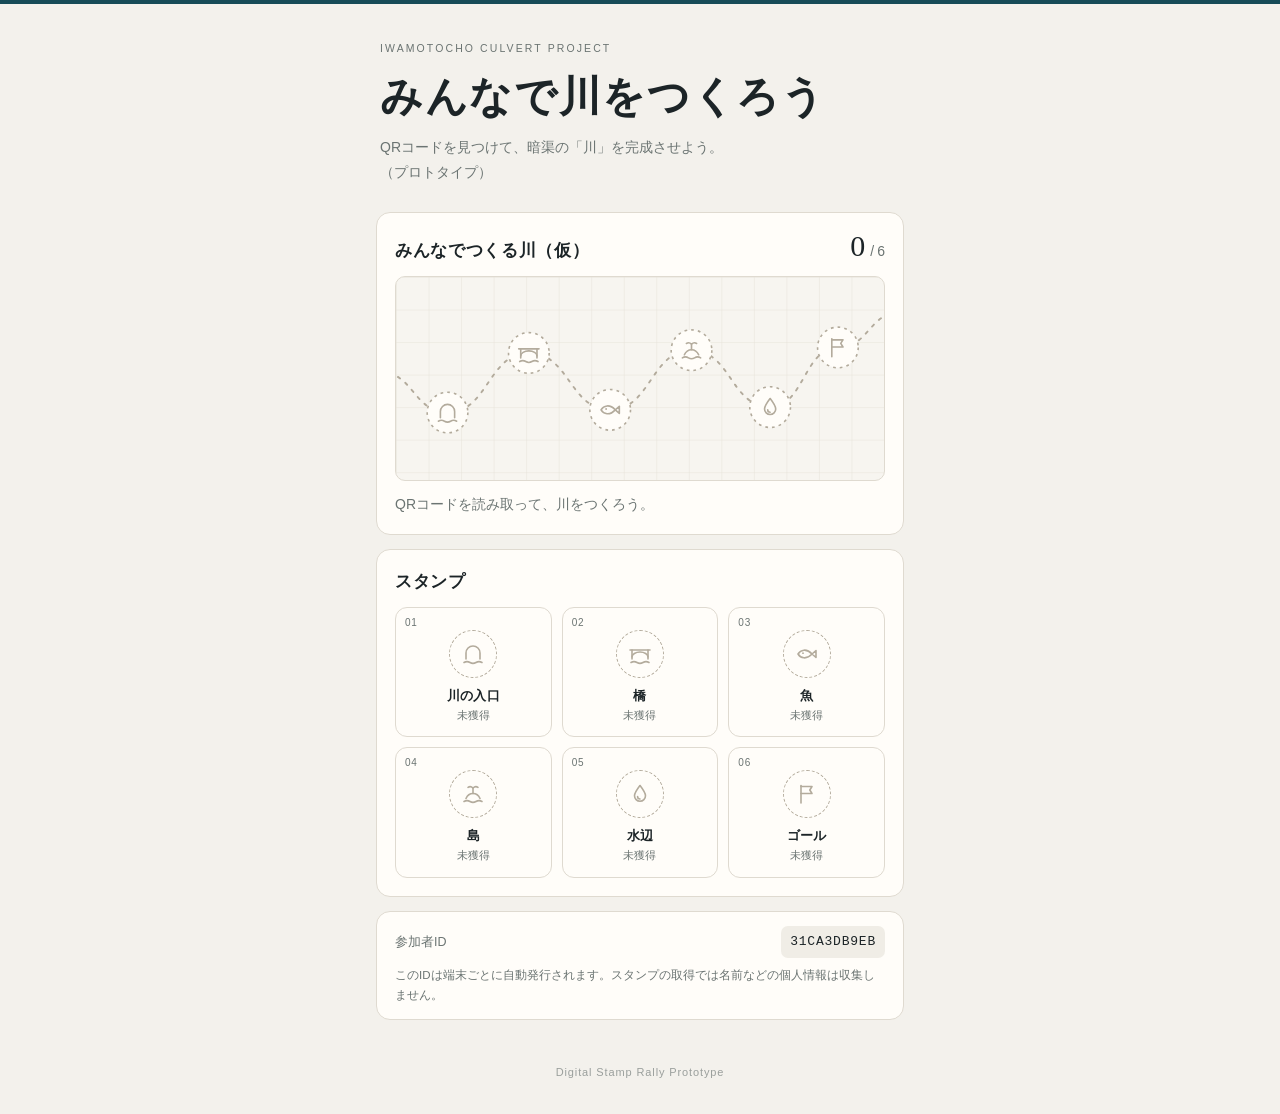
<file: index.html>
<!doctype html>
<html lang="ja">
<head>
  <meta charset="utf-8">
  <meta name="viewport" content="width=device-width,initial-scale=1,viewport-fit=cover">
  <meta name="theme-color" content="#f3f1ec">
  <title>みんなで川をつくろう｜デジタルスタンプラリー</title>
  <link rel="stylesheet" href="style.css">
</head>
<body>
<!-- スタンプのアイコン（線画）。スタンプ枠と川の図で共通に使います。 -->
<svg class="icon-defs" aria-hidden="true" focusable="false">
  <symbol id="icon-river" viewBox="0 0 24 24" fill="none" stroke="currentColor" stroke-width="1.6" stroke-linecap="round" stroke-linejoin="round"><path d="M5 17v-6a7 7 0 0 1 14 0v6"/><path d="M3 20.5c2-1.2 4-1.2 6 0s4 1.2 6 0 4-1.2 6 0"/></symbol>
  <symbol id="icon-bridge" viewBox="0 0 24 24" fill="none" stroke="currentColor" stroke-width="1.6" stroke-linecap="round" stroke-linejoin="round"><path d="M2 8h20"/><path d="M4 8v9M20 8v9"/><path d="M4 15a8 5 0 0 1 16 0"/><path d="M3 20.5c2-1.2 4-1.2 6 0s4 1.2 6 0 4-1.2 6 0"/></symbol>
  <symbol id="icon-fish" viewBox="0 0 24 24" fill="none" stroke="currentColor" stroke-width="1.6" stroke-linecap="round" stroke-linejoin="round"><path d="M3 12c2.5-4.2 8.5-6 14 0-5.5 6-11.5 4.2-14 0z"/><path d="M17 12l4-3.5v7z"/><circle cx="8" cy="11.2" r=".9" fill="currentColor" stroke="none"/></symbol>
  <symbol id="icon-island" viewBox="0 0 24 24" fill="none" stroke="currentColor" stroke-width="1.6" stroke-linecap="round" stroke-linejoin="round"><path d="M5 16.5c1.5-3.5 4-5 7-5s5.5 1.5 7 5"/><path d="M12 11.5V6"/><path d="M12 6c-1.6-1.5-3.5-1.6-5-.6M12 6c1.6-1.5 3.5-1.6 5-.6"/><path d="M3 19.5c2-1.2 4-1.2 6 0s4 1.2 6 0 4-1.2 6 0"/></symbol>
  <symbol id="icon-water" viewBox="0 0 24 24" fill="none" stroke="currentColor" stroke-width="1.6" stroke-linecap="round" stroke-linejoin="round"><path d="M12 3.5c3.2 4.2 5.5 7.2 5.5 10.3a5.5 5.5 0 0 1-11 0c0-3.1 2.3-6.1 5.5-10.3z"/><path d="M9.6 14.6a2.4 2.4 0 0 0 2.4 2.4"/></symbol>
  <symbol id="icon-goal" viewBox="0 0 24 24" fill="none" stroke="currentColor" stroke-width="1.6" stroke-linecap="round" stroke-linejoin="round"><path d="M6 21V3.5"/><path d="M6 4.5h11l-2.2 3.5 2.2 3.5H6"/></symbol>
</svg>

<header class="hero">
  <p class="eyebrow">IWAMOTOCHO CULVERT PROJECT</p>
  <h1><span class="ph">みんなで</span><span class="ph">川をつくろう</span></h1>
  <p class="lead"><span class="ph">QRコードを見つけて、</span><span class="ph">暗渠の「川」を</span><span class="ph">完成させよう。</span><br>
    （プロトタイプ）</p>
</header>

<main class="container">
  <!-- QRを読み取った結果（獲得・獲得済み・通信エラー・完成） -->
  <section id="scanResult" class="scan-result" role="status" aria-live="polite" hidden></section>

  <section class="card river-card">
    <div class="card-head">
      <h2>みんなでつくる川（仮）</h2>
      <p class="progress" aria-label="獲得したスタンプの数"><span id="count" class="count">0</span><span class="of">/</span><span id="total">6</span></p>
    </div>
    <div id="river" class="river"></div>
    <p id="riverMessage" class="river-message">QRコードを読み取って、川をつくろう。</p>
  </section>

  <a id="surveyLink" class="survey-link hidden" href="survey/">
    <span class="survey-link-title">アンケートに回答する</span>
    <span class="survey-link-sub">コンプリートした方へ。景品の応募もこちらから</span>
  </a>

  <section class="card">
    <div class="card-head"><h2>スタンプ</h2></div>
    <div id="stamps" class="stamps"></div>
  </section>

  <section class="card id-card">
    <div class="status-row">
      <span>参加者ID</span>
      <code id="participantId">読み込み中…</code>
    </div>
    <p class="small">このIDは端末ごとに自動発行されます。スタンプの取得では名前などの個人情報は収集しません。</p>
  </section>
</main>

<footer>Digital Stamp Rally Prototype</footer>
<script src="js/config.js"></script>
<script src="js/app.js"></script>
</body>
</html>
</file>
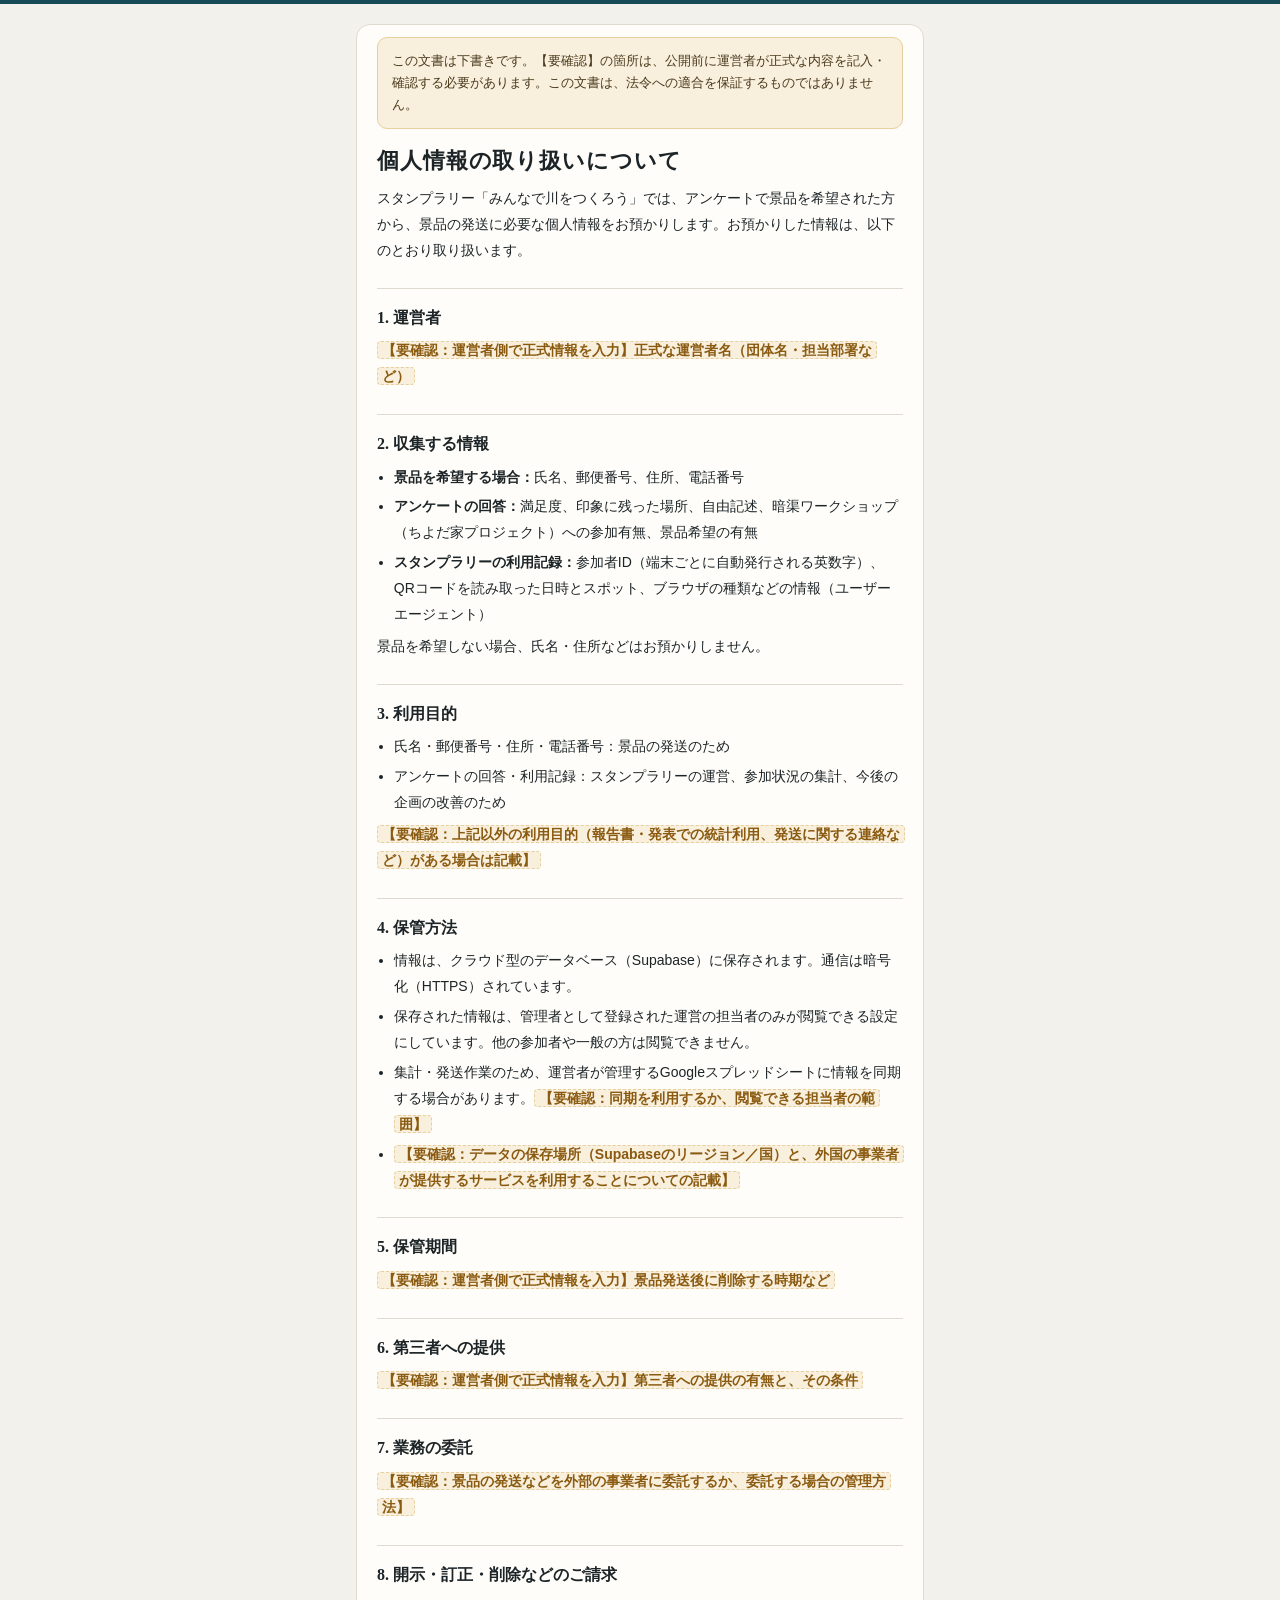
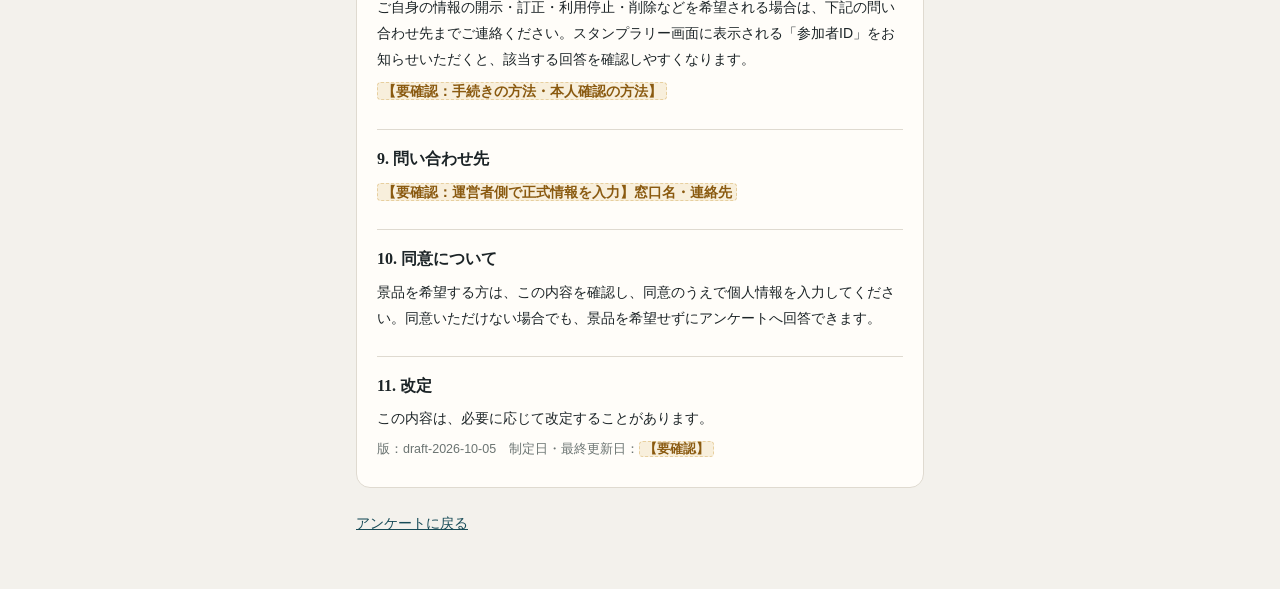
<file: survey/privacy.html>
<!doctype html><html lang="ja"><head><meta charset="utf-8"><meta name="viewport" content="width=device-width,initial-scale=1">
<title>個人情報の取り扱いについて｜スタンプラリー</title><link rel="stylesheet" href="style.css"></head><body class="policy-page">
<main class="container">
<!--
  プライバシー規約の本文。アンケート画面のモーダルにも、この <article id="policy"> の中身がそのまま表示されます。
  内容を確定・変更したら data-version を更新してください（回答ごとに、同意した版として保存されます）。
  【要確認】の箇所は運営者が正式な情報を記入してください。記入後は「下書き」の注意書きを削除してください。
-->
<article id="policy" class="policy" data-version="draft-2026-10-05">
<p class="draft-banner">この文書は下書きです。【要確認】の箇所は、公開前に運営者が正式な内容を記入・確認する必要があります。この文書は、法令への適合を保証するものではありません。</p>
<h1><span class="ph">個人情報の</span><span class="ph">取り扱いについて</span></h1>
<p>スタンプラリー「みんなで川をつくろう」では、アンケートで景品を希望された方から、景品の発送に必要な個人情報をお預かりします。お預かりした情報は、以下のとおり取り扱います。</p>

<h2>1. 運営者</h2>
<p><mark class="todo">【要確認：運営者側で正式情報を入力】正式な運営者名（団体名・担当部署など）</mark></p>

<h2>2. 収集する情報</h2>
<ul>
  <li><strong>景品を希望する場合：</strong>氏名、郵便番号、住所、電話番号</li>
  <li><strong>アンケートの回答：</strong>満足度、印象に残った場所、自由記述、暗渠ワークショップ（ちよだ家プロジェクト）への参加有無、景品希望の有無</li>
  <li><strong>スタンプラリーの利用記録：</strong>参加者ID（端末ごとに自動発行される英数字）、QRコードを読み取った日時とスポット、ブラウザの種類などの情報（ユーザーエージェント）</li>
</ul>
<p>景品を希望しない場合、氏名・住所などはお預かりしません。</p>

<h2>3. 利用目的</h2>
<ul>
  <li>氏名・郵便番号・住所・電話番号：景品の発送のため</li>
  <li>アンケートの回答・利用記録：スタンプラリーの運営、参加状況の集計、今後の企画の改善のため</li>
</ul>
<p><mark class="todo">【要確認：上記以外の利用目的（報告書・発表での統計利用、発送に関する連絡など）がある場合は記載】</mark></p>

<h2>4. 保管方法</h2>
<ul>
  <li>情報は、クラウド型のデータベース（Supabase）に保存されます。通信は暗号化（HTTPS）されています。</li>
  <li>保存された情報は、管理者として登録された運営の担当者のみが閲覧できる設定にしています。他の参加者や一般の方は閲覧できません。</li>
  <li>集計・発送作業のため、運営者が管理するGoogleスプレッドシートに情報を同期する場合があります。<mark class="todo">【要確認：同期を利用するか、閲覧できる担当者の範囲】</mark></li>
  <li><mark class="todo">【要確認：データの保存場所（Supabaseのリージョン／国）と、外国の事業者が提供するサービスを利用することについての記載】</mark></li>
</ul>

<h2>5. 保管期間</h2>
<p><mark class="todo">【要確認：運営者側で正式情報を入力】景品発送後に削除する時期など</mark></p>

<h2>6. 第三者への提供</h2>
<p><mark class="todo">【要確認：運営者側で正式情報を入力】第三者への提供の有無と、その条件</mark></p>

<h2>7. 業務の委託</h2>
<p><mark class="todo">【要確認：景品の発送などを外部の事業者に委託するか、委託する場合の管理方法】</mark></p>

<h2>8. 開示・訂正・削除などのご請求</h2>
<p>ご自身の情報の開示・訂正・利用停止・削除などを希望される場合は、下記の問い合わせ先までご連絡ください。スタンプラリー画面に表示される「参加者ID」をお知らせいただくと、該当する回答を確認しやすくなります。</p>
<p><mark class="todo">【要確認：手続きの方法・本人確認の方法】</mark></p>

<h2>9. 問い合わせ先</h2>
<p><mark class="todo">【要確認：運営者側で正式情報を入力】窓口名・連絡先</mark></p>

<h2>10. 同意について</h2>
<p>景品を希望する方は、この内容を確認し、同意のうえで個人情報を入力してください。同意いただけない場合でも、景品を希望せずにアンケートへ回答できます。</p>

<h2>11. 改定</h2>
<p>この内容は、必要に応じて改定することがあります。</p>
<p class="policy-meta">版：draft-2026-10-05　制定日・最終更新日：<mark class="todo">【要確認】</mark></p>
</article>
<p class="back"><a href="./">アンケートに戻る</a></p>
</main>
</body></html>
</file>
<file: style.css>
:root{
  --paper:#f3f1ec;--surface:#fffdf9;--ink:#1c2427;--muted:#6b7472;--line:#dfdad0;--stone:#b3ab9c;--grid:#e7e3da;
  --water:#2a7b8e;--water-deep:#174b57;--water-soft:#dcecef;--amber:#8a5a10;--amber-soft:#f8efdc;--amber-line:#e7cf9f;
  --serif:"Hiragino Mincho ProN","Yu Mincho","YuMincho","Noto Serif JP",serif;
  --sans:-apple-system,BlinkMacSystemFont,"Hiragino Sans","Yu Gothic","Noto Sans JP",sans-serif;
  --ease:cubic-bezier(.2,.8,.2,1);
  color-scheme:light;
}
*{box-sizing:border-box}
body{margin:0;background:var(--paper);color:var(--ink);font-family:var(--sans);line-height:1.6;-webkit-text-size-adjust:100%;-webkit-tap-highlight-color:transparent}
body:before{content:"";display:block;height:4px;background:var(--water-deep)}
body{padding:0 env(safe-area-inset-right) env(safe-area-inset-bottom) env(safe-area-inset-left)}
.ph{display:inline-block}
.icon-defs{position:absolute;width:0;height:0;overflow:hidden}
.hidden{display:none}

/* ヘッダー */
.hero{max-width:560px;margin:auto;padding:36px 20px 22px}
.eyebrow{font-size:10.5px;letter-spacing:.2em;color:var(--muted);margin:0 0 14px}
.hero h1{font-family:var(--serif);font-weight:600;font-size:clamp(27px,8.4vw,42px);letter-spacing:.04em;line-height:1.25;margin:0 0 12px}
.hero .lead{margin:0;color:var(--muted);font-size:14px;line-height:1.8}

.container{max-width:560px;margin:auto;padding:4px 16px 24px}
.card{background:var(--surface);border:1px solid var(--line);border-radius:14px;padding:18px;margin-bottom:14px}
.card-head{display:flex;justify-content:space-between;align-items:baseline;gap:12px;margin-bottom:12px}
.card-head h2{font-family:var(--serif);font-weight:600;font-size:17px;letter-spacing:.04em;margin:0}

/* 獲得数 */
.progress{margin:0;font-variant-numeric:tabular-nums;color:var(--muted);font-size:14px;white-space:nowrap}
.progress .count{display:inline-block;font-family:var(--serif);font-size:30px;line-height:1;color:var(--ink);margin-right:2px}
.progress .of{margin:0 3px}
.count.bump{animation:bump .6s var(--ease)}

/* 川の図：点線が暗渠、獲得した区間に水が現れる */
.river{border-radius:10px;background:#f7f5f0;border:1px solid var(--line);overflow:hidden}
.river svg{display:block;width:100%;height:auto}
.river .grid{fill:none;stroke:var(--grid);stroke-width:.8}
.river .culvert{fill:none;stroke:var(--stone);stroke-width:1.4;stroke-dasharray:2 5;stroke-linecap:round}
.river .water{fill:none;stroke:var(--water);stroke-width:7;stroke-linecap:round;opacity:.92}
.river .water.is-new{stroke-dasharray:1;stroke-dashoffset:1;animation:reveal 1s .15s var(--ease) forwards}
.river .water.outflow.is-new{animation-delay:.9s}
.river .flow{fill:none;stroke:#fff;stroke-width:1.6;stroke-linecap:round;stroke-dasharray:.02 .03;opacity:.75;animation:flow 14s linear infinite}
.river .flow.is-new{opacity:0;animation:flow 14s linear infinite,fade-in .8s 1.5s forwards}
.river .node{color:var(--stone);transform-box:fill-box;transform-origin:center}
.river .disc{fill:var(--surface);stroke:var(--stone);stroke-width:1.2;stroke-dasharray:2 3}
.river .halo{fill:none;stroke:var(--water);stroke-width:2;opacity:0;transform-box:fill-box;transform-origin:center}
.river .node.got{color:#fff}
.river .node.got .disc{fill:var(--water-deep);stroke:var(--surface);stroke-width:2;stroke-dasharray:none}
.river .node.is-new{animation:press .7s var(--ease) both}
.river .node.is-new .halo{animation:halo 1.3s .25s ease-out}
.river .node.is-again{animation:nudge .9s ease}
.river-message{margin:12px 0 0;font-size:14px;color:var(--muted)}
.river.is-complete+.river-message{color:var(--water-deep);font-family:var(--serif);font-weight:600;font-size:16px}

/* スタンプ枠 */
.stamps{display:grid;grid-template-columns:repeat(3,1fr);gap:10px}
.stamp{position:relative;padding:22px 6px 12px;border:1px solid var(--line);border-radius:12px;background:var(--surface);text-align:center;transition:border-color .3s}
.stamp-no{position:absolute;top:7px;left:9px;font-size:10px;letter-spacing:.08em;color:var(--muted);font-variant-numeric:tabular-nums}
.seal{width:48px;height:48px;margin:0 auto 8px;border-radius:50%;border:1.2px dashed var(--stone);display:grid;place-items:center;color:var(--stone)}
.seal .icon{width:24px;height:24px}
.stamp strong{display:block;font-size:13px;font-weight:600;letter-spacing:.02em}
.stamp small{display:block;font-size:11px;color:var(--muted)}
.stamp.got .seal{border:none;background:var(--water-deep);color:#fff}
.stamp.got small{color:var(--water)}
.stamp.is-new{border-color:var(--water);animation:ring 1.4s .2s ease-out}
.stamp.is-new .seal{animation:press .7s var(--ease) both}
.stamp.is-new:after,.stamp.is-again:after{position:absolute;top:7px;right:8px;font-size:9.5px;font-weight:700;letter-spacing:.1em}
.stamp.is-new:after{content:"NEW";color:var(--water)}
.stamp.is-again{border-color:var(--ink);animation:again 1.6s ease}
.stamp.is-again:after{content:"再読取";color:var(--muted);letter-spacing:.04em}

/* 読み取り結果パネル */
.scan-result{position:relative;margin:4px 0 14px;padding:18px 18px 16px;border-radius:14px;background:var(--surface);border:1px solid var(--line);animation:rise .45s var(--ease)}
.scan-result.settled{animation:none}
.sr-main{display:flex;gap:14px;align-items:flex-start;padding-right:30px}
.sr-main>div{min-width:0}
.sr-seal{flex:none;width:56px;height:56px;border-radius:50%;display:grid;place-items:center;background:var(--water-deep);color:#fff}
.sr-seal .icon{width:28px;height:28px}
.sr-kicker{margin:2px 0 4px;font-size:11px;font-weight:700;letter-spacing:.14em;color:var(--water)}
.sr-title{margin:0;font-family:var(--serif);font-weight:600;font-size:19px;line-height:1.45}
.sr-body{margin:6px 0 0;font-size:13.5px;color:var(--muted)}
.sr-title,.sr-body{word-break:auto-phrase}
.sr-close{position:absolute;top:6px;right:6px;width:44px;height:44px;border:0;border-radius:50%;background:transparent;color:var(--muted);font-size:20px;line-height:1;cursor:pointer}
.sr-sync{display:flex;align-items:center;gap:8px;margin:14px 0 0;padding-top:12px;border-top:1px solid var(--line);font-size:12.5px;color:var(--muted)}
.sr-sync:before{content:"";flex:none;width:7px;height:7px;border-radius:50%;background:var(--stone)}
.sr-sync[data-state=saving]:before{animation:blink 1s ease-in-out infinite}
.sr-sync[data-state=saved]:before{background:var(--water)}
.sr-sync[data-state=failed]:before{background:var(--amber)}
.sr-error{margin:12px 0 0;padding:12px 14px;border-radius:10px;background:var(--amber-soft);border:1px solid var(--amber-line);font-size:13px;color:#4a3a1c}
.sr-error strong{display:block;margin-bottom:2px;color:var(--amber)}
.sr-error p{margin:0}
.sr-retry,.sr-cta{display:block;width:100%;margin-top:12px;padding:13px 16px;border-radius:10px;font:inherit;font-weight:700;font-size:15px;text-align:center;text-decoration:none;cursor:pointer}
.sr-retry{border:1px solid var(--amber);background:var(--surface);color:var(--amber)}
.sr-cta{border:0;background:var(--water-deep);color:#fff}
.scan-result[data-tone=new]{border-color:var(--water);box-shadow:inset 3px 0 0 var(--water)}
.scan-result[data-tone=new]:not(.settled) .sr-seal{animation:press .7s .1s var(--ease) both}
.scan-result[data-tone=again] .sr-seal{background:transparent;border:1.5px solid var(--ink);color:var(--ink)}
.scan-result[data-tone=again] .sr-kicker{color:var(--muted)}
.scan-result[data-tone=info] .sr-seal,.scan-result[data-tone=error] .sr-seal{background:var(--amber-soft);color:var(--amber);font-family:var(--serif);font-size:24px;font-weight:600}
.scan-result[data-tone=info] .sr-kicker,.scan-result[data-tone=error] .sr-kicker{color:var(--amber)}
.scan-result[data-tone=complete]{background:var(--water-deep);border-color:var(--water-deep);color:#fff;overflow:hidden}
.scan-result[data-tone=complete]:after{content:"";position:absolute;left:-10%;right:-10%;bottom:-38px;height:60px;border-top:1.5px solid rgba(255,255,255,.28);border-radius:50%;animation:wave 1.4s .2s var(--ease) both;pointer-events:none}
.scan-result[data-tone=complete] .sr-seal{background:#fff;color:var(--water-deep)}
.scan-result[data-tone=complete]:not(.settled) .sr-seal{animation:press .7s .1s var(--ease) both}
.scan-result[data-tone=complete] .sr-kicker{color:#9fd3dd}
.scan-result[data-tone=complete] .sr-title{font-size:23px}
.scan-result[data-tone=complete] .sr-body,.scan-result[data-tone=complete] .sr-sync,.scan-result[data-tone=complete] .sr-close{color:#d5e7ea}
.scan-result[data-tone=complete] .sr-sync{border-color:rgba(255,255,255,.18)}
.scan-result[data-tone=complete] .sr-cta{background:#fff;color:var(--water-deep)}

/* アンケートへの導線 */
.survey-link{display:block;margin-bottom:14px;padding:16px 46px 16px 18px;border-radius:14px;background:var(--water-deep);color:#fff;text-decoration:none;position:relative}
.survey-link:after{content:"→";position:absolute;right:18px;top:50%;transform:translateY(-50%);font-size:18px}
.survey-link-title{display:block;font-weight:700;font-size:16px}
.survey-link-sub{display:block;font-size:12px;color:#c9dfe3;margin-top:2px}
.survey-link.hidden{display:none}

/* 参加者ID */
.id-card{padding:14px 18px}
.status-row{display:flex;justify-content:space-between;align-items:center;gap:12px}
.status-row span{font-size:12.5px;color:var(--muted)}
code{font-size:13px;letter-spacing:.06em;background:#f0ede6;padding:6px 9px;border-radius:7px}
.small{font-size:11.5px;color:var(--muted);line-height:1.7;margin:8px 0 0}
footer{text-align:center;color:#9a9f9c;font-size:11px;letter-spacing:.08em;padding:6px 0 32px}

@keyframes press{0%{transform:scale(1.55) rotate(-12deg);opacity:0}55%{transform:scale(.94) rotate(2deg);opacity:1}100%{transform:none;opacity:1}}
@keyframes halo{0%{opacity:.7;transform:scale(1)}100%{opacity:0;transform:scale(2.4)}}
@keyframes ring{0%{box-shadow:0 0 0 0 rgba(42,123,142,.45)}100%{box-shadow:0 0 0 12px rgba(42,123,142,0)}}
@keyframes again{0%,100%{box-shadow:0 0 0 0 rgba(28,36,39,0)}25%{box-shadow:0 0 0 4px rgba(28,36,39,.12)}}
@keyframes nudge{0%,100%{transform:none}30%{transform:scale(1.12)}}
@keyframes bump{0%{transform:translateY(45%);opacity:0}100%{transform:none;opacity:1}}
@keyframes rise{from{transform:translateY(10px);opacity:0}to{transform:none;opacity:1}}
@keyframes reveal{to{stroke-dashoffset:0}}
@keyframes flow{to{stroke-dashoffset:-1}}
@keyframes fade-in{to{opacity:.75}}
@keyframes wave{from{transform:translateY(30px);opacity:0}to{transform:none;opacity:1}}
@keyframes blink{50%{opacity:.25}}

@media(max-width:340px){.stamps{grid-template-columns:repeat(2,1fr)}}
@media(max-width:380px){
  .scan-result{padding:16px 14px 14px}
  .sr-main{gap:12px;padding-right:26px}
  .sr-seal{width:44px;height:44px}
  .sr-seal .icon{width:24px;height:24px}
  .sr-title{font-size:18px}
  .scan-result[data-tone=complete] .sr-title{font-size:20px}
}
@media(prefers-reduced-motion:reduce){
  *,*:before,*:after{animation-duration:.01ms!important;animation-delay:0s!important;animation-iteration-count:1!important;transition:none!important}
  .river .water.is-new{stroke-dashoffset:0}
}
</file>
<file: survey/style.css>
:root{
  --paper:#f3f1ec;--surface:#fffdf9;--ink:#1c2427;--muted:#6b7472;--line:#dfdad0;--stone:#b3ab9c;
  --water:#2a7b8e;--water-deep:#174b57;--water-soft:#dcecef;--amber:#8a5a10;--amber-soft:#f8efdc;--amber-line:#e7cf9f;
  --serif:"Hiragino Mincho ProN","Yu Mincho","YuMincho","Noto Serif JP",serif;
  --sans:-apple-system,BlinkMacSystemFont,"Hiragino Sans","Yu Gothic","Noto Sans JP",sans-serif;
  color-scheme:light;
}
*{box-sizing:border-box}
body{font-family:var(--sans);margin:0;background:var(--paper);color:var(--ink);line-height:1.65;-webkit-text-size-adjust:100%}
body:before{content:"";display:block;height:4px;background:var(--water-deep)}
.container{max-width:600px;margin:auto;padding:20px 16px 40px}
.page-head{padding:16px 4px 8px}
.eyebrow{font-size:10.5px;letter-spacing:.2em;color:var(--muted);margin:0 0 12px}
h1{font-family:var(--serif);font-weight:600;font-size:clamp(26px,7.4vw,34px);line-height:1.3;letter-spacing:.04em;margin:0 0 10px}
#lead{color:var(--muted);margin:0 0 18px}

form{display:block}
.block{background:var(--surface);border:1px solid var(--line);border-radius:14px;padding:6px 18px 10px;margin-bottom:14px}
label{display:block;margin:16px 0;font-weight:600;font-size:15px}
input,select,textarea,button{box-sizing:border-box;width:100%;font:inherit;font-size:16px;padding:12px;margin-top:7px;border:1px solid #cfc9bd;border-radius:10px;background:#fff;color:var(--ink)}
select{-webkit-appearance:none;appearance:none;min-height:48px;padding-right:40px;background:#fff url("data:image/svg+xml,%3Csvg xmlns='http://www.w3.org/2000/svg' width='12' height='8' viewBox='0 0 12 8'%3E%3Cpath d='M1 1.5l5 5 5-5' fill='none' stroke='%236b7472' stroke-width='1.6' stroke-linecap='round' stroke-linejoin='round'/%3E%3C/svg%3E") no-repeat right 16px center}
input:not([type=checkbox]):not([type=radio]){min-height:48px}
input:focus,select:focus,textarea:focus{outline:2px solid var(--water);outline-offset:1px;border-color:var(--water)}
input[readonly]{background:#f0ede6;color:var(--muted);letter-spacing:.06em}
button{background:var(--water-deep);border-color:var(--water-deep);color:#fff;font-weight:700;cursor:pointer;padding:14px}
button:disabled{opacity:.6;cursor:wait}
#submitBtn{margin-top:4px}
.hint{display:block;margin-top:6px;font-size:12px;font-weight:400;color:var(--muted)}
.note{font-size:13px;color:var(--muted);margin:0 0 14px;line-height:1.7}

.check{display:flex;gap:10px;align-items:flex-start;font-weight:400}
.check input{flex:none;width:22px;height:22px;margin:1px 0 0;accent-color:var(--water-deep)}
.prize{font-weight:700;font-size:16px;margin:12px 0 6px;padding:12px 14px;min-height:48px;align-items:center;border:1px solid var(--line);border-radius:10px;background:#fff;cursor:pointer}
.prize:has(input:checked){border-color:var(--water);background:var(--water-soft)}
.prize input{margin:0}

fieldset{border:0;padding:0;margin:0}
fieldset[hidden]{display:none}
legend{font-weight:700;padding:0;margin:16px 0 10px;font-size:15px;line-height:1.55}
#shipping{border-top:1px solid var(--line);margin-top:4px}
#shipping legend{float:left;width:100%;font-family:var(--serif);font-size:17px;margin:18px 0 10px}
#shipping legend+*{clear:both}

/* 選択肢（大きめのタップ領域） */
.choice{margin-bottom:6px}
.option{display:flex;align-items:center;gap:12px;margin:8px 0;padding:13px 14px;border:1px solid var(--line);border-radius:10px;font-weight:500;background:#fff;cursor:pointer}
.option input{flex:none;width:20px;height:20px;margin:0;accent-color:var(--water-deep)}
.option:has(input:checked){border-color:var(--water);background:var(--water-soft)}
.choice .note{margin:10px 0 4px}

/* 個人情報の取り扱い（要点） */
.privacy-summary{background:#f7f5f0;border:1px solid var(--line);border-radius:12px;padding:14px 16px;margin:4px 0 6px}
.ps-title{margin:0 0 8px;font-weight:700;font-size:14px}
.privacy-summary dl{display:grid;grid-template-columns:auto 1fr;gap:6px 14px;margin:0;font-size:13px}
.privacy-summary dt{color:var(--muted);white-space:nowrap}
.privacy-summary dd{margin:0}
.text-button{width:auto;min-height:44px;margin:4px 0 -6px;padding:0;border:0;background:none;color:var(--water-deep);font-size:14px;font-weight:700;text-decoration:underline;text-underline-offset:3px}
.inline-link{display:inline;width:auto;margin:0;padding:0;border:0;background:none;color:var(--water-deep);font-size:inherit;font-weight:700;text-decoration:underline;text-underline-offset:3px}
.consent{margin-top:20px;padding:14px;border:1px solid var(--line);border-radius:10px;background:#fff}
.consent:has(input:checked){border-color:var(--water);background:var(--water-soft)}

/* 運営者が記入する箇所 */
mark.todo{background:var(--amber-soft);color:var(--amber);border:1px dashed var(--amber-line);border-radius:4px;padding:0 4px;font-weight:600;-webkit-box-decoration-break:clone;box-decoration-break:clone}

#message{font-weight:600;line-height:1.6}
.back{margin-top:24px;font-size:14px}
.back a{color:var(--water-deep)}

/* プライバシー規約のモーダル（スマートフォンでは下から開くシート） */
dialog{width:100%;max-width:640px;height:88vh;height:88dvh;max-height:calc(100vh - 16px);max-height:calc(100dvh - 16px);margin:auto auto 0;padding:0;border:0;border-radius:18px 18px 0 0;background:var(--surface);color:var(--ink);display:none;flex-direction:column}
dialog[open]{display:flex;animation:sheet .35s cubic-bezier(.2,.8,.2,1)}
dialog::backdrop{background:rgba(20,28,30,.45)}
html:has(dialog[open]){overflow:hidden}
.dialog-head{display:flex;justify-content:space-between;align-items:center;padding:14px 12px 10px 20px;border-bottom:1px solid var(--line)}
.dialog-head p{margin:0;font-weight:700}
.dialog-close{width:44px;height:44px;margin:0;padding:0;border:0;background:none;color:var(--muted);font-size:22px}
.dialog-body{flex:1 1 auto;min-height:0;overflow-y:auto;overscroll-behavior:contain;-webkit-overflow-scrolling:touch;padding:4px 20px 16px}
.dialog-head,.dialog-foot{flex:none}
.dialog-body:focus{outline:none}
.ph{display:inline-block}
.dialog-foot{padding:12px 16px calc(12px + env(safe-area-inset-bottom));border-top:1px solid var(--line)}
.dialog-foot button{margin:0}
@media(min-width:680px){dialog{height:min(80vh,760px);margin:auto;border-radius:18px}}
@keyframes sheet{from{transform:translateY(24px);opacity:0}to{transform:none;opacity:1}}

/* 規約本文（privacy.html とモーダル共通） */
.policy{font-size:14px;line-height:1.85}
.policy h1{font-size:22px;margin:18px 0 10px}
.policy h2{font-family:var(--serif);font-size:16px;font-weight:600;margin:24px 0 6px;padding-top:14px;border-top:1px solid var(--line)}
.policy ul{padding-left:1.2em;margin:6px 0}
.policy li{margin:4px 0}
.policy p{margin:6px 0}
.draft-banner{margin:14px 0 0;padding:12px 14px;border-radius:10px;background:var(--amber-soft);border:1px solid var(--amber-line);color:#4a3a1c;font-size:13px;line-height:1.7}
.policy-meta{margin-top:20px;color:var(--muted);font-size:12.5px}
.policy-page .policy{background:var(--surface);border:1px solid var(--line);border-radius:14px;padding:6px 20px 20px}

@media(prefers-reduced-motion:reduce){dialog[open]{animation:none}}
</file>
